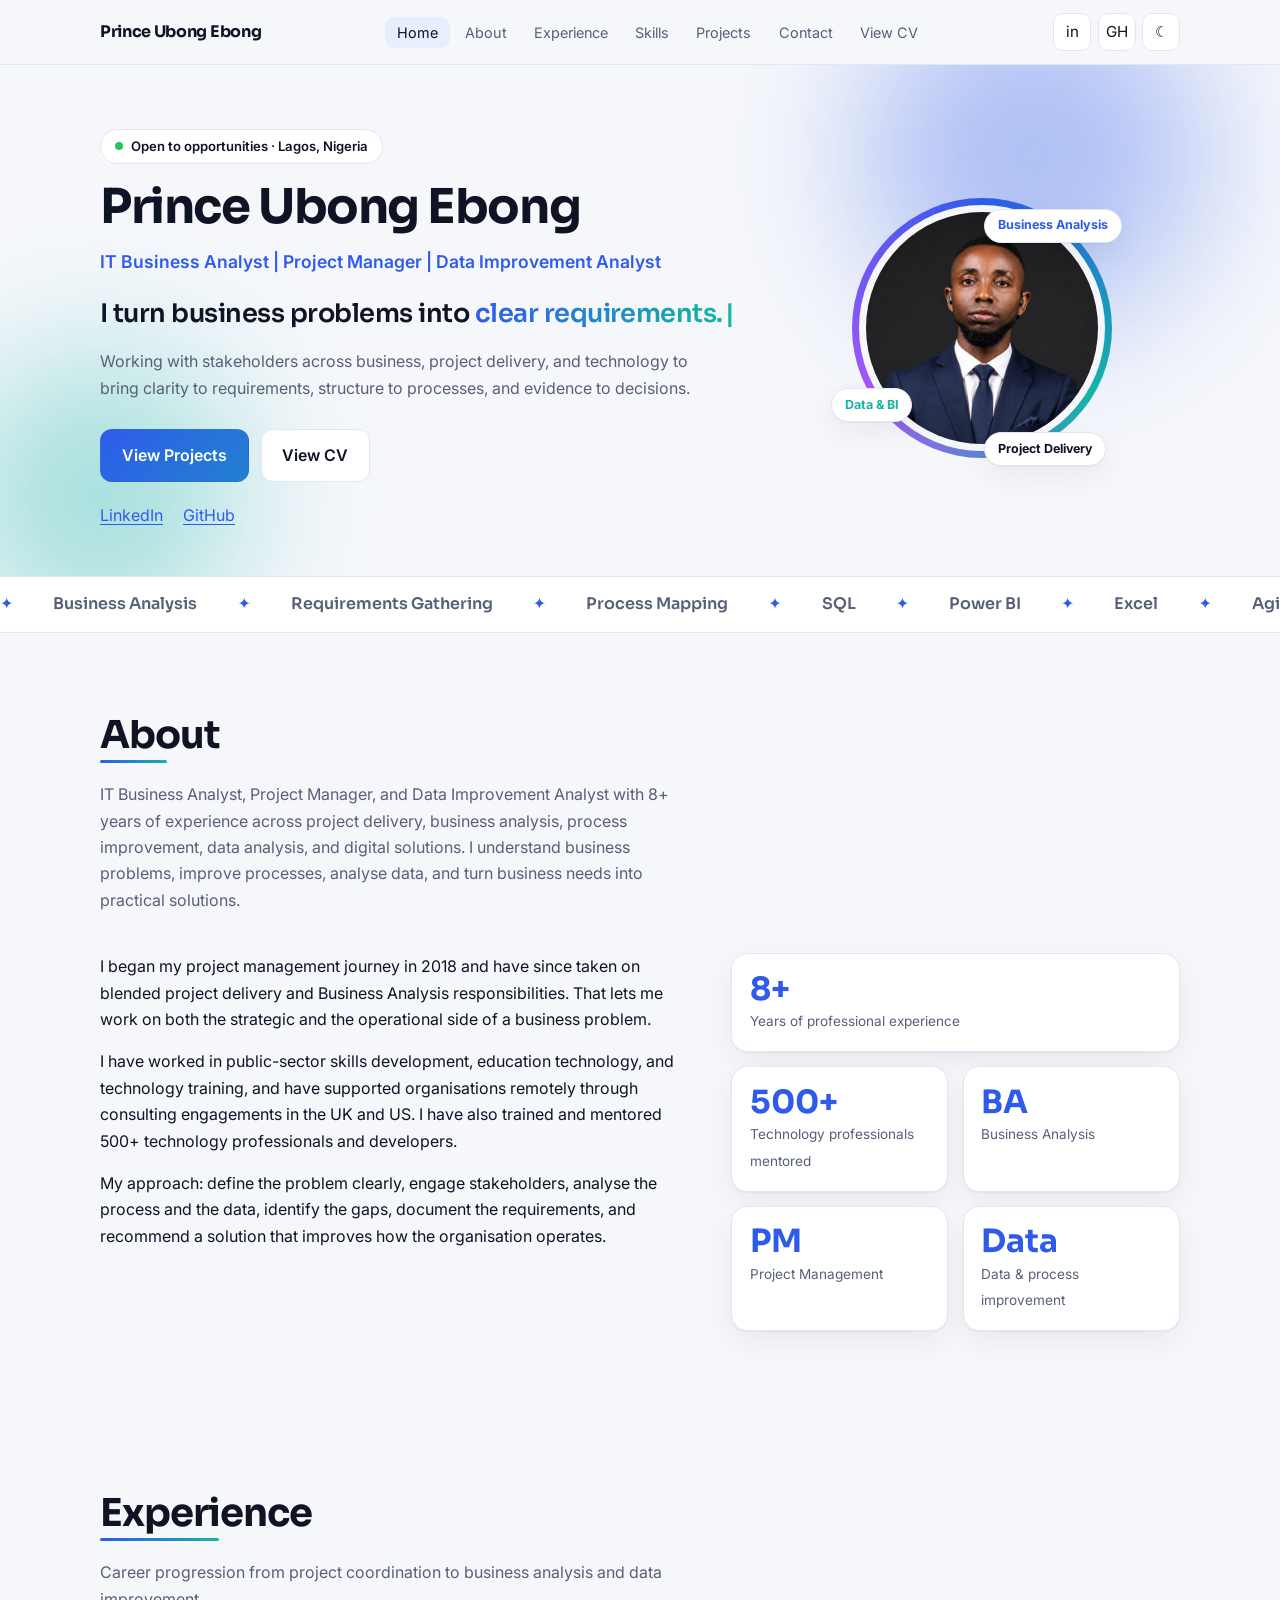
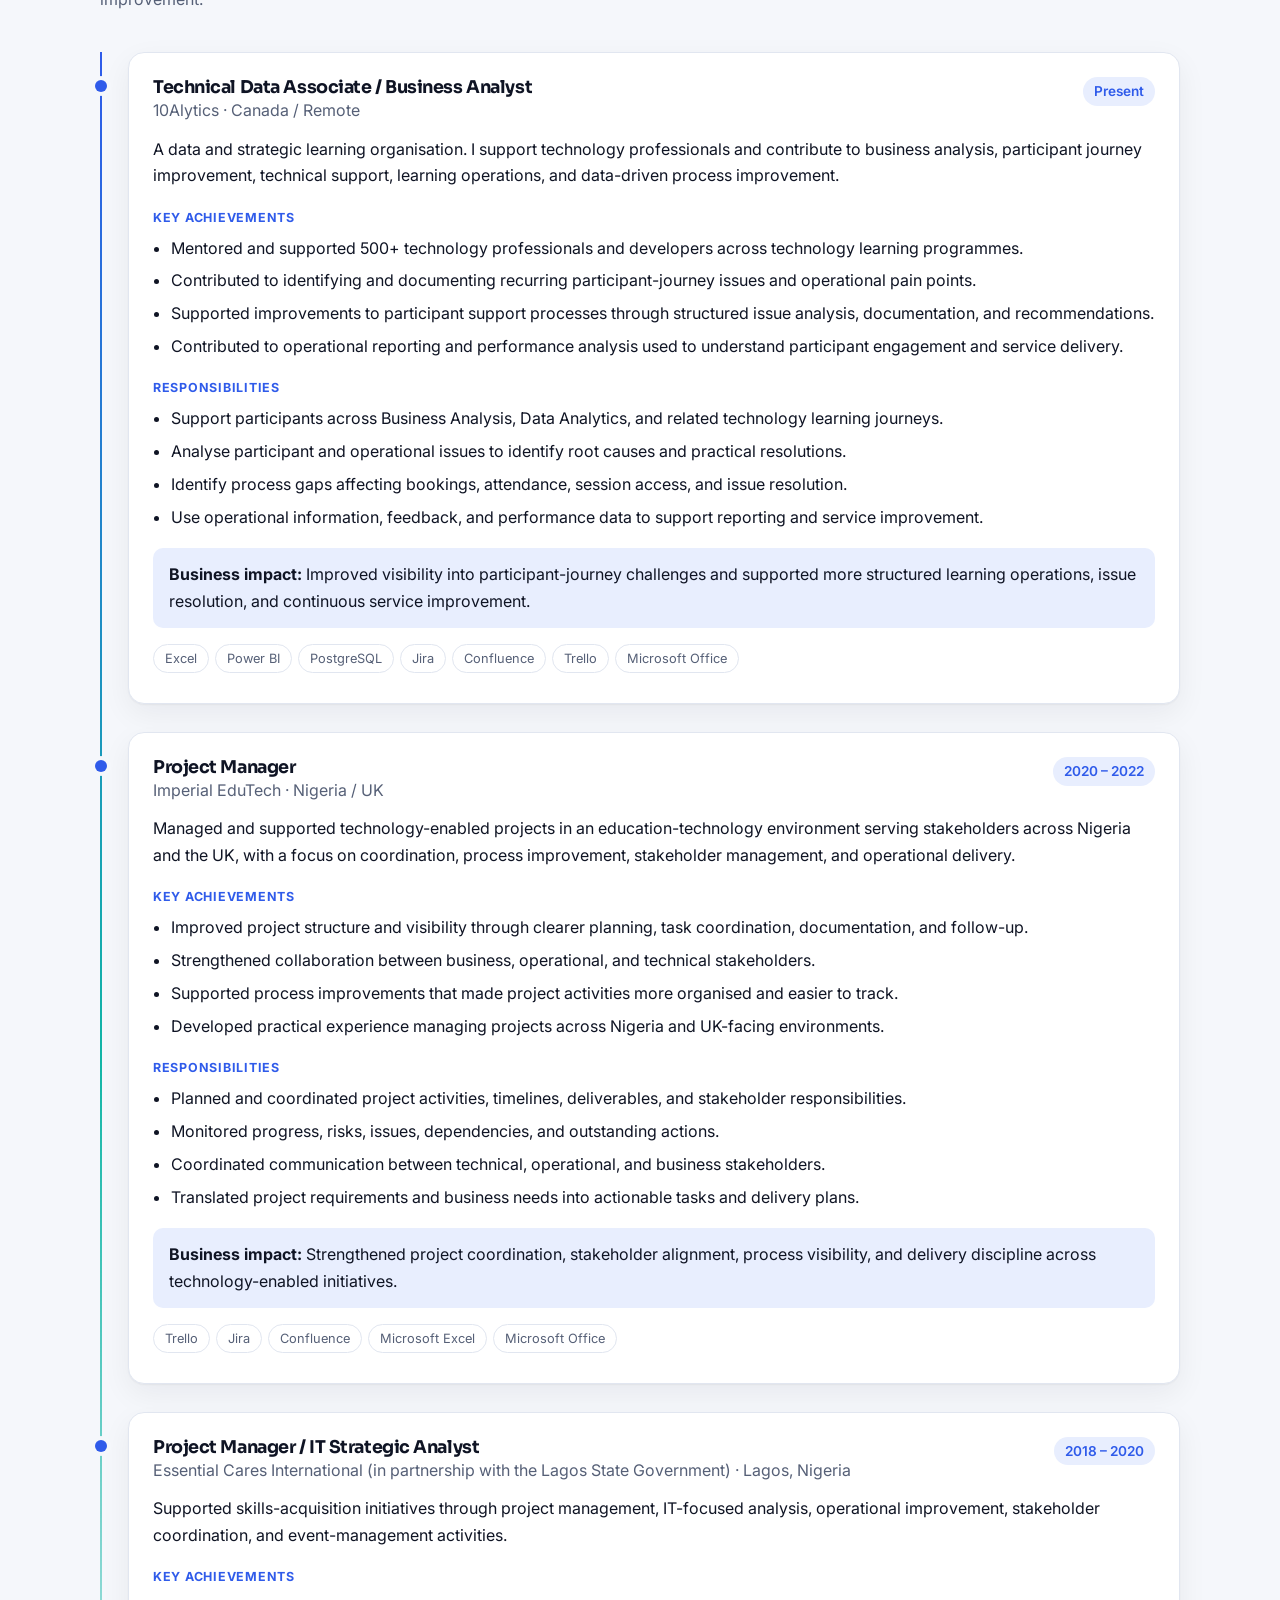
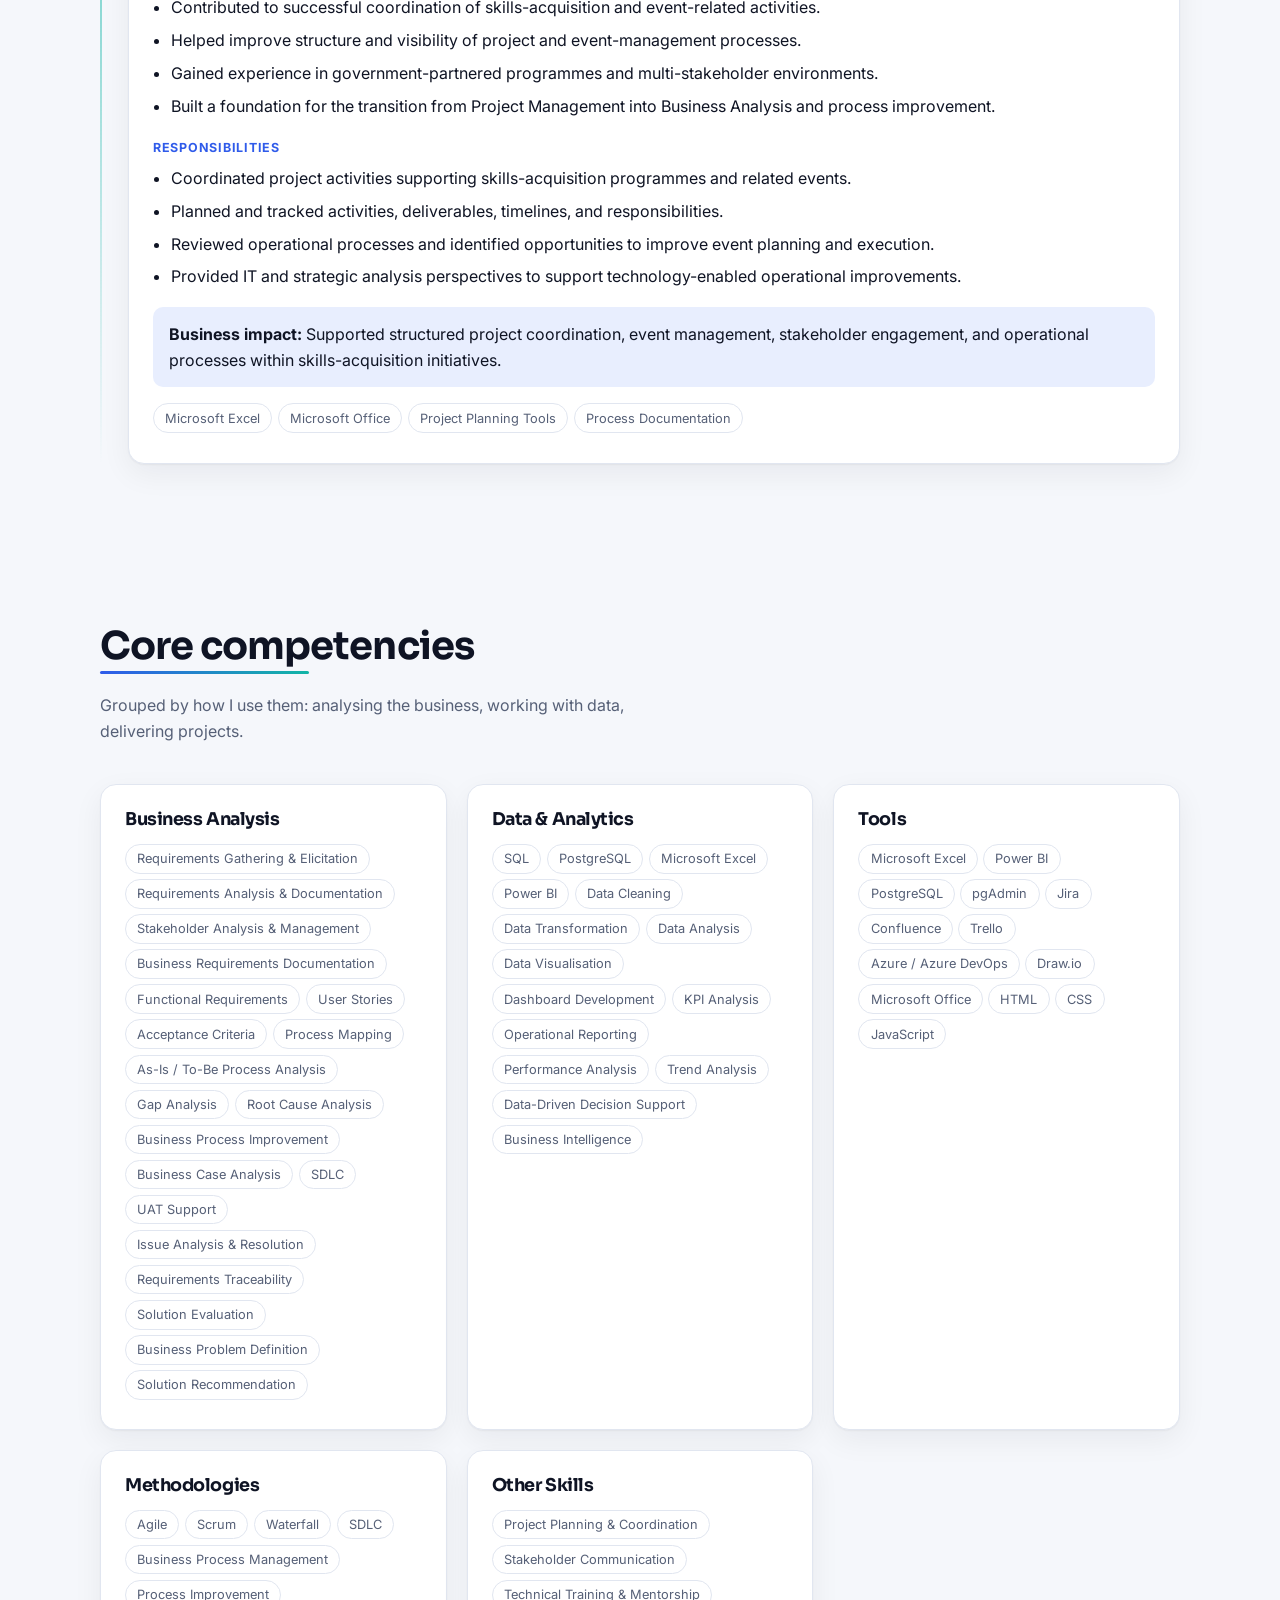
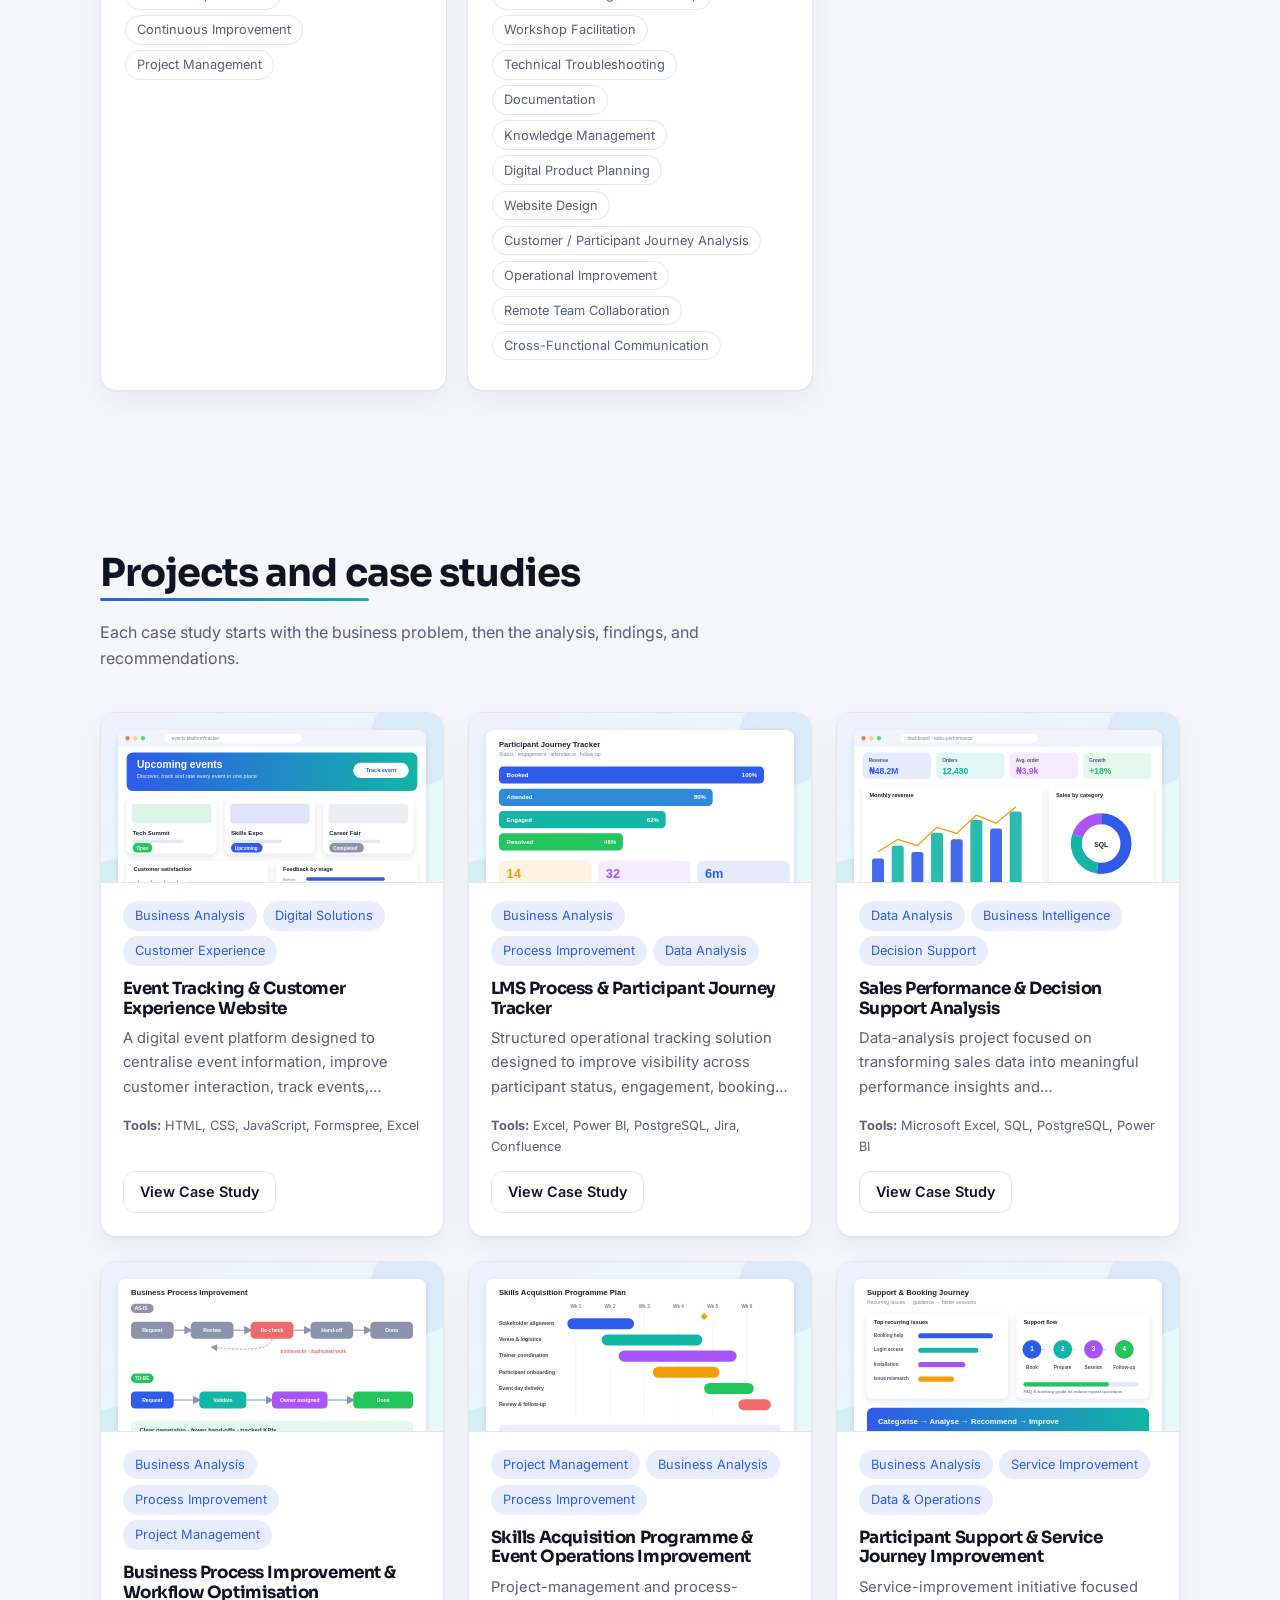
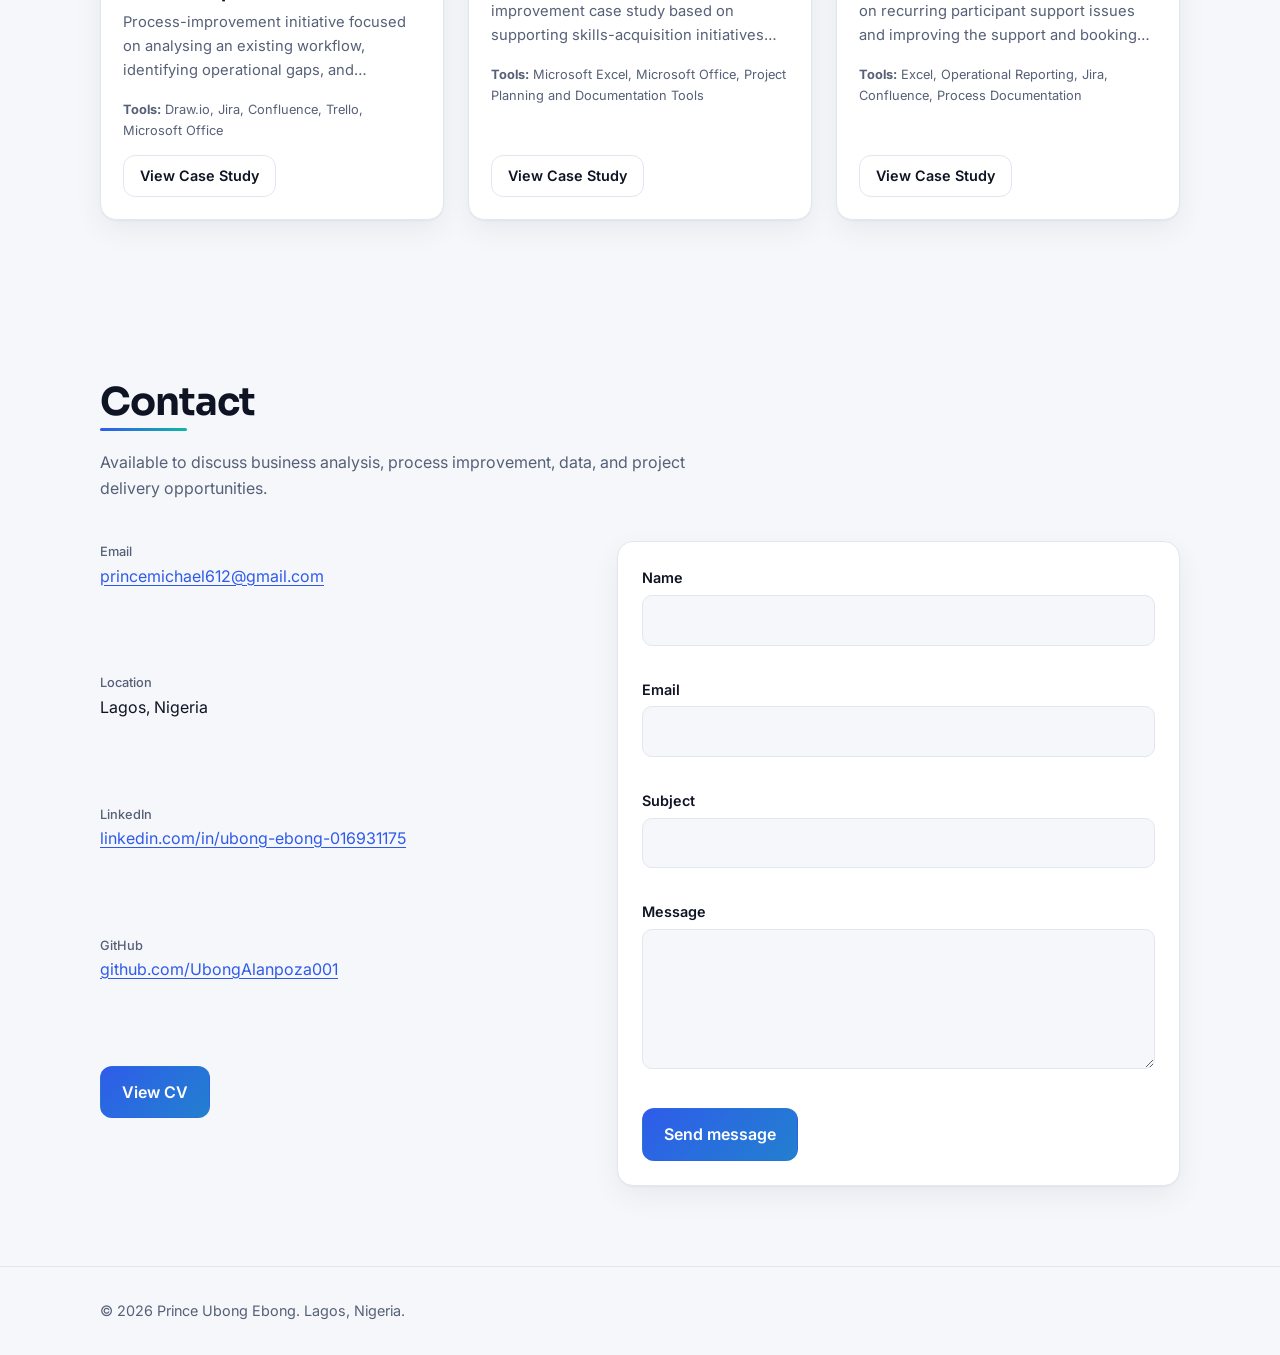
<file: index.html>
<!DOCTYPE html>
<html lang="en">
<head>
<meta charset="utf-8">
<meta name="viewport" content="width=device-width, initial-scale=1">
<!-- SEO: edit the title, description and social tags below -->
<title>Prince Ubong Ebong | IT Business Analyst | Project Manager | Data Improvement Analyst</title>
<meta name="description" content="Professional portfolio of Prince Ubong Ebong, an IT Business Analyst, Project Manager, and Data Improvement Analyst specialising in business analysis, process improvement, data-driven decision making, and digital solutions.">
<meta name="author" content="Prince Ubong Ebong">
<meta name="theme-color" content="#2f5bea">
<meta property="og:type" content="website">
<meta property="og:title" content="Prince Ubong Ebong | IT Business Analyst | Project Manager | Data Improvement Analyst">
<meta property="og:description" content="Business analysis, process improvement, data-driven decision making, and digital solutions.">
<meta property="og:image" content="https://ubbit001.github.io/theanalyst/assets/images/avatar.jpg">
<meta name="twitter:card" content="summary">
<meta name="twitter:title" content="Prince Ubong Ebong | IT Business Analyst">
<meta name="twitter:description" content="Business analysis, process improvement, data-driven decision making, and digital solutions.">
<link rel="icon" type="image/svg+xml" href="assets/images/favicon.svg">
<link rel="preconnect" href="https://fonts.googleapis.com">
<link rel="preconnect" href="https://fonts.gstatic.com" crossorigin>
<link rel="stylesheet" href="https://fonts.googleapis.com/css2?family=Inter:wght@400;500;600;700&family=Sora:wght@600;700;800&display=swap">
<link rel="stylesheet" href="assets/css/style.css">
<script>try{var t=localStorage.getItem("theme");if(t)document.documentElement.dataset.theme=t}catch(e){}</script>
</head>
<body>
<div id="progress"></div><div id="glow"></div>
<a class="skip" href="#main">Skip to content</a>
<header class="site">
  <div class="wrap nav">
    <a class="logo" href="#home" data-bind="name">Prince Ubong Ebong</a>
    <ul id="menu">
      <li><a class="link" href="#home">Home</a></li>
      <li><a class="link" href="#about">About</a></li>
      <li><a class="link" href="#experience">Experience</a></li>
      <li><a class="link" href="#skills">Skills</a></li>
      <li><a class="link" href="#projects">Projects</a></li>
      <li><a class="link" href="#contact">Contact</a></li>
      <li><a class="link" data-bind="resume" href="#" target="_blank" rel="noopener"><span data-resume-text>Resume</span></a></li>
    </ul>
    <div class="tools">
      <a class="icon-btn" data-bind="linkedin" href="#" target="_blank" rel="noopener" aria-label="LinkedIn (opens in a new tab)">in</a>
      <a class="icon-btn" data-bind="github" href="#" target="_blank" rel="noopener" aria-label="GitHub (opens in a new tab)">GH</a>
      <button class="icon-btn" id="themeBtn" type="button" aria-label="Switch theme">☾</button>
      <button class="icon-btn menu-btn" id="menuBtn" type="button" aria-label="Menu" aria-expanded="false" aria-controls="menu">☰</button>
    </div>
  </div>
</header>

<main id="main">
<section class="hero" id="home">
  <span class="blob b1"></span><span class="blob b2"></span>
  <div class="wrap hero-grid">
    <div>
      <div class="status-pill"><i></i>Open to opportunities · Lagos, Nigeria</div>
      <h1 id="hero-name" data-bind="name">Prince Ubong Ebong</h1>
      <p class="role" data-bind="title">IT Business Analyst | Project Manager | Data Improvement Analyst</p>
      <p class="typed-line">I turn business problems into <span class="typed" id="typedWord"></span><span class="cursor">|</span></p>
      <p class="desc">Working with stakeholders across business, project delivery, and technology to bring clarity to requirements, structure to processes, and evidence to decisions.</p>
      <div class="btns">
        <a class="btn primary" href="#projects">View Projects</a>
        <a class="btn" data-bind="resume" href="#" target="_blank" rel="noopener"><span data-resume-text>View CV</span></a>
      </div>
      <div class="social"><a data-bind="linkedin" href="#" target="_blank" rel="noopener">LinkedIn</a><a data-bind="github" href="#" target="_blank" rel="noopener">GitHub</a></div>
    </div>
    <div class="avatar-wrap" id="avatar">
      <div class="avatar-ring"></div>
      <img id="profile-img" class="photo" src="assets/images/avatar.jpg" alt="Portrait of Prince Ubong Ebong in a navy suit" width="560" height="560">
      <span class="tag-float t1">Business Analysis</span><span class="tag-float t2">Data &amp; BI</span><span class="tag-float t3">Project Delivery</span>
    </div>
  </div>
</section>
<div class="marquee" aria-hidden="true"><div class="track" id="track"></div></div>

<section id="about"><div class="wrap">
  <h2>About</h2>
  <p class="lede" data-bind="shortBio"></p>
  <div class="about-grid"><div id="about-text"></div><div class="stats" id="stats"></div></div>
</div></section>

<section id="experience"><div class="wrap">
  <h2>Experience</h2>
  <p class="lede">Career progression from project coordination to business analysis and data improvement.</p>
  <div class="timeline" id="timeline"></div>
</div></section>

<section id="skills"><div class="wrap">
  <h2>Core competencies</h2>
  <p class="lede">Grouped by how I use them: analysing the business, working with data, delivering projects.</p>
  <div class="skill-groups" id="skill-groups"></div>
</div></section>

<section id="projects"><div class="wrap">
  <h2>Projects and case studies</h2>
  <p class="lede">Each case study starts with the business problem, then the analysis, findings, and recommendations.</p>
  <div class="grid" id="project-grid"></div>
</div></section>

<section id="contact"><div class="wrap">
  <h2>Contact</h2>
  <p class="lede">Available to discuss business analysis, process improvement, data, and project delivery opportunities.</p>
  <div class="contact-grid">
    <ul class="contact-list">
      <li><b>Email</b><span id="email-line"></span></li>
      <li id="phone-item"><b>Phone</b><span id="phone-line"></span></li>
      <li><b>Location</b><span data-bind="location"></span></li>
      <li><b>LinkedIn</b><a data-bind="linkedin" href="#" target="_blank" rel="noopener">linkedin.com/in/ubong-ebong-016931175</a></li>
      <li><b>GitHub</b><a data-bind="github" href="#" target="_blank" rel="noopener">github.com/UbongAlanpoza001</a></li>
      <li><a class="btn primary" data-bind="resume" href="#" target="_blank" rel="noopener"><span data-resume-text>View CV</span></a></li>
    </ul>
    <form id="contact-form" class="card" method="POST" action="https://formspree.io/f/xnpjjnyg" novalidate>
      <div class="field"><label for="name">Name</label><input id="name" name="name" type="text" autocomplete="name" required aria-describedby="err-name"><span class="err" id="err-name"></span></div>
      <div class="field"><label for="email">Email</label><input id="email" name="email" type="email" autocomplete="email" required aria-describedby="err-email"><span class="err" id="err-email"></span></div>
      <div class="field"><label for="subject">Subject</label><input id="subject" name="subject" type="text" required aria-describedby="err-subject"><span class="err" id="err-subject"></span></div>
      <div class="field"><label for="message">Message</label><textarea id="message" name="message" required aria-describedby="err-message"></textarea><span class="err" id="err-message"></span></div>
      <input class="hp" type="text" name="_gotcha" tabindex="-1" autocomplete="off" aria-hidden="true">
      <button class="btn primary" id="send-btn" type="submit">Send message</button>
      <div id="form-status" class="status" role="status" aria-live="polite"></div>
    </form>
  </div>
</div></section>
</main>

<footer><div class="wrap">© <span id="year"></span> <span data-bind="name">Prince Ubong Ebong</span>. Lagos, Nigeria.</div></footer>

<script src="assets/js/data.js"></script>
<script src="assets/js/script.js"></script>
<noscript><div class="wrap" style="padding:1rem">JavaScript is needed to display the portfolio content. LinkedIn: <a href="https://www.linkedin.com/in/ubong-ebong-016931175">Prince Ubong Ebong</a></div></noscript>
</body>
</html>
</file>
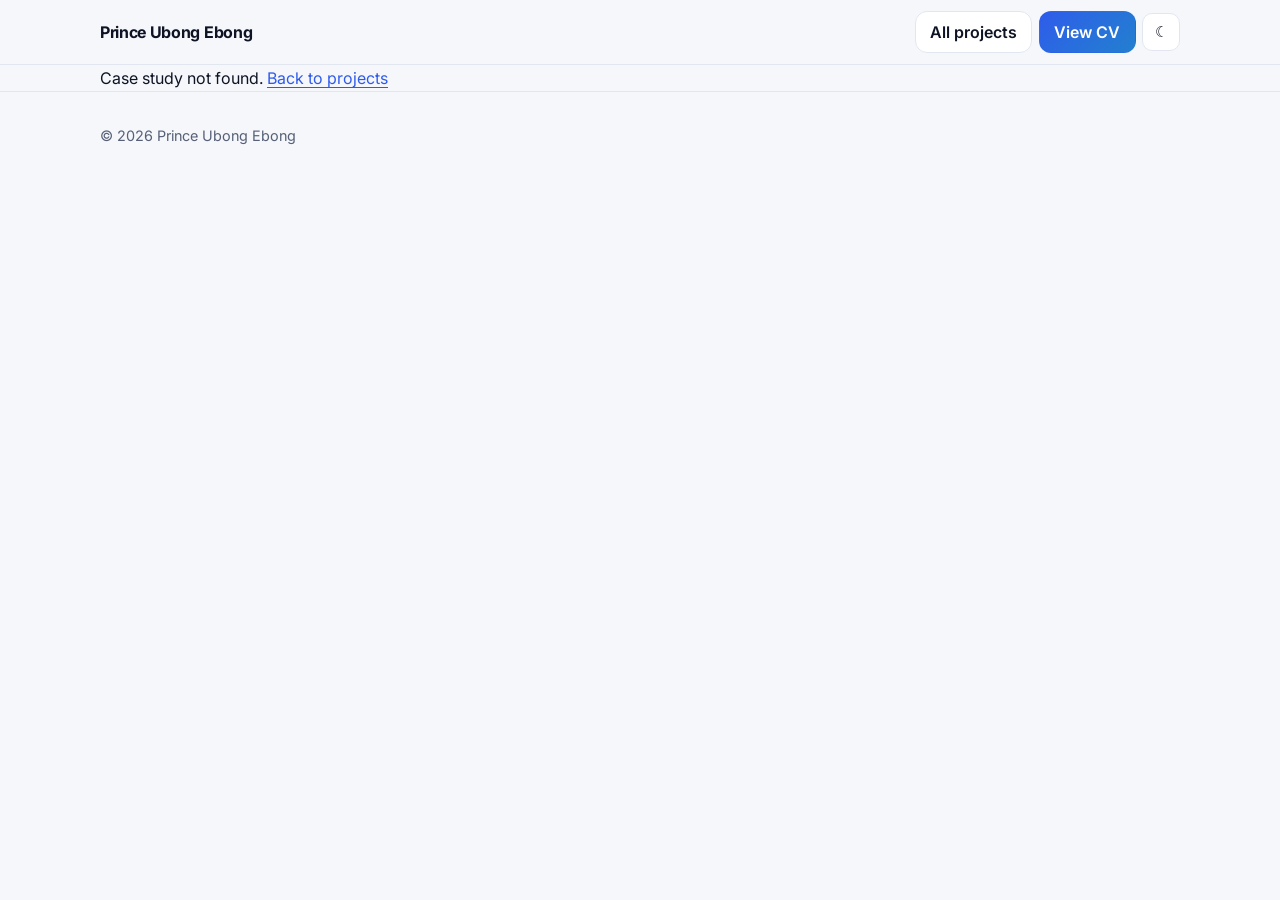
<file: projects/case-study.html>
<!DOCTYPE html>
<html lang="en">
<head>
<meta charset="utf-8">
<meta name="viewport" content="width=device-width, initial-scale=1">
<title>Case study | Prince Ubong Ebong</title>
<meta name="description" content="Business analysis case study by Prince Ubong Ebong.">
<meta name="theme-color" content="#2f5bea">
<link rel="icon" type="image/svg+xml" href="../assets/images/favicon.svg">
<link rel="stylesheet" href="https://fonts.googleapis.com/css2?family=Inter:wght@400;500;600;700&display=swap">
<link rel="stylesheet" href="../assets/css/style.css">
<script>try{var t=localStorage.getItem("theme");if(t)document.documentElement.dataset.theme=t}catch(e){}</script>
</head>
<body data-base="../">
<a class="skip" href="#case-study">Skip to content</a>
<header class="site"><div class="wrap nav">
  <a class="logo" href="../index.html">Prince Ubong Ebong</a>
  <div class="tools">
    <a class="btn" href="../index.html#projects" style="padding:.4rem .9rem">All projects</a>
    <a class="btn primary" data-bind="resume" href="#" target="_blank" rel="noopener" style="padding:.4rem .9rem"><span data-resume-text>View CV</span></a>
    <button class="icon-btn" id="themeBtn" type="button" aria-label="Switch theme">☾</button>
  </div>
</div></header>
<main class="wrap" id="case-study" tabindex="-1"></main>
<footer><div class="wrap">© <span id="year"></span> Prince Ubong Ebong</div></footer>
<script src="../assets/js/data.js"></script>
<script src="../assets/js/script.js"></script>
</body>
</html>
</file>
<file: assets/css/style.css>
/* COLOURS: edit the variables. FONTS: edit --font / --display (and the Google Fonts link in index.html). */
:root{
  --bg:#f5f7fb;--surface:#fff;--text:#0f1424;--muted:#566077;--line:#e1e6f0;
  --accent:#2f5bea;--accent2:#12b5a6;--accent-soft:#e8eefe;--accent-text:#fff;
  --shadow:0 1px 2px rgba(15,20,36,.05),0 10px 30px rgba(15,20,36,.06);
  --font:"Inter",system-ui,-apple-system,"Segoe UI",Roboto,Arial,sans-serif;
  --display:"Sora","Inter",system-ui,sans-serif;--max:1120px;--r:16px;
}
:root[data-theme="dark"]{
  --bg:#0a0d14;--surface:#12161f;--text:#eef0f6;--muted:#9aa3b8;--line:#232a38;
  --accent:#7b9bff;--accent2:#3ddbc9;--accent-soft:#18213d;--accent-text:#0a0d14;
  --shadow:0 1px 2px rgba(0,0,0,.3),0 10px 30px rgba(0,0,0,.3);
}
*{box-sizing:border-box;margin:0}
html{scroll-behavior:smooth;scroll-padding-top:76px}
body{font-family:var(--font);background:var(--bg);color:var(--text);line-height:1.65;overflow-x:hidden;-webkit-font-smoothing:antialiased}
img{max-width:100%;display:block}
a{color:var(--accent);text-underline-offset:3px}
ul{padding-left:1.1rem}li{margin-bottom:.4rem}
:focus-visible{outline:2px solid var(--accent);outline-offset:3px;border-radius:4px}
.skip{position:absolute;left:-999px;top:8px;background:var(--accent);color:var(--accent-text);padding:.5rem 1rem;border-radius:6px;z-index:100}
.skip:focus{left:8px}
.wrap{max-width:var(--max);margin:0 auto;padding:0 1.25rem}
section{padding:5rem 0;position:relative}
h1,h2,h3{font-family:var(--display);line-height:1.15;letter-spacing:-.025em}
h2{font-size:clamp(1.7rem,3.6vw,2.4rem);margin-bottom:.6rem;display:inline-block;position:relative}
h2::after{content:"";position:absolute;left:0;bottom:-6px;height:3px;width:0;border-radius:3px;background:linear-gradient(90deg,var(--accent),var(--accent2));transition:width .9s cubic-bezier(.2,.8,.2,1) .2s}
.js .in-view h2::after,h2.in::after{width:56%}
h3{font-size:1.1rem}
.lede{color:var(--muted);max-width:60ch;margin:.9rem 0 2.5rem}
.muted{color:var(--muted)}
/* progress + glow + blobs */
#progress{position:fixed;top:0;left:0;height:3px;width:0;background:linear-gradient(90deg,var(--accent),var(--accent2));z-index:200}
#glow{position:fixed;width:520px;height:520px;border-radius:50%;pointer-events:none;z-index:0;left:0;top:0;background:radial-gradient(circle,color-mix(in srgb,var(--accent) 16%,transparent),transparent 65%);transform:translate(-50%,-50%);opacity:0;transition:opacity .4s}
header.site,main,footer{position:relative;z-index:1}
/* Header */
header.site{position:sticky;top:0;z-index:50;background:color-mix(in srgb,var(--bg) 85%,transparent);backdrop-filter:blur(12px);border-bottom:1px solid var(--line)}
.nav{display:flex;align-items:center;justify-content:space-between;height:64px;gap:1rem}
.logo{font-family:var(--display);font-weight:700;text-decoration:none;color:var(--text);letter-spacing:-.02em}
.nav ul{list-style:none;display:flex;gap:.2rem;padding:0;align-items:center}
.nav li{margin:0}
.nav a.link{color:var(--muted);text-decoration:none;padding:.45rem .75rem;border-radius:9px;font-size:.9rem;transition:color .2s,background .2s}
.nav a.link:hover,.nav a.link.active{color:var(--text);background:var(--accent-soft)}
.tools{display:flex;gap:.4rem;align-items:center}
.icon-btn{width:38px;height:38px;border:1px solid var(--line);background:var(--surface);color:var(--text);border-radius:10px;cursor:pointer;display:grid;place-items:center;font-size:.95rem;text-decoration:none;transition:transform .2s,border-color .2s}
.icon-btn:hover{border-color:var(--accent);transform:translateY(-2px)}
.menu-btn{display:none}
@media(max-width:820px){
  .menu-btn{display:grid}
  .nav ul{position:absolute;top:64px;left:0;right:0;flex-direction:column;align-items:stretch;background:var(--bg);border-bottom:1px solid var(--line);padding:.75rem 1.25rem 1rem;display:none}
  .nav ul.open{display:flex}.nav a.link{display:block;padding:.7rem .5rem}
}
/* Buttons */
.btn{display:inline-flex;align-items:center;gap:.5rem;padding:.75rem 1.3rem;border-radius:12px;font:inherit;font-weight:600;text-decoration:none;border:1px solid var(--line);color:var(--text);background:var(--surface);cursor:pointer;transition:transform .2s,border-color .2s,box-shadow .2s}
.btn:hover{border-color:var(--accent);box-shadow:0 8px 22px -10px var(--accent)}
.btn.primary{background:linear-gradient(135deg,var(--accent),color-mix(in srgb,var(--accent) 60%,var(--accent2)));color:var(--accent-text);border-color:transparent}
.btn[disabled]{opacity:.65;cursor:progress}
.btns{display:flex;flex-wrap:wrap;gap:.75rem;margin:1.75rem 0 1.25rem}
/* Hero */
.hero{padding:4rem 0 3rem;overflow:hidden}
.blob{position:absolute;border-radius:50%;filter:blur(70px);opacity:.35;z-index:0;animation:drift 14s ease-in-out infinite alternate}
.b1{width:340px;height:340px;background:var(--accent);top:-80px;right:6%}
.b2{width:280px;height:280px;background:var(--accent2);bottom:-60px;left:-40px;animation-delay:-6s}
@keyframes drift{to{transform:translate(40px,30px) scale(1.15)}}
.hero-grid{display:grid;grid-template-columns:minmax(0,1.6fr) minmax(0,1fr);gap:3rem;align-items:center;position:relative;z-index:1}
.status-pill{display:inline-flex;align-items:center;gap:.55rem;font-size:.82rem;font-weight:600;padding:.35rem .85rem;border:1px solid var(--line);background:var(--surface);border-radius:999px;margin-bottom:1.1rem}
.status-pill i{width:8px;height:8px;border-radius:50%;background:#22c55e;box-shadow:0 0 0 0 #22c55e88;animation:pulse 1.8s infinite}
@keyframes pulse{70%{box-shadow:0 0 0 9px #22c55e00}100%{box-shadow:0 0 0 0 #22c55e00}}
.hero-grid>div:first-child{container-type:inline-size}
.hero h1{font-size:clamp(1.35rem,4vw,2.9rem);font-size:clamp(1.35rem,8cqw,3rem);font-weight:700;letter-spacing:-.03em;line-height:1.1;white-space:nowrap}
.hero h1 .w{display:inline-block}
.hero h1 .ch{display:inline-block;opacity:0;transform:translateY(.7em) rotate(6deg);animation:rise .6s cubic-bezier(.2,.8,.2,1) forwards}
@keyframes rise{to{opacity:1;transform:none}}
.role{font-size:1.1rem;color:var(--accent);font-weight:600;margin:.8rem 0 1rem}
.typed-line{font-family:var(--display);font-size:clamp(1.1rem,2.6vw,1.6rem);font-weight:600;letter-spacing:-.02em;min-height:2.2em}
.typed{background:linear-gradient(90deg,var(--accent),var(--accent2));-webkit-background-clip:text;background-clip:text;color:transparent}
.cursor{color:var(--accent2);animation:blink 1s step-end infinite;margin-left:2px}
@keyframes blink{50%{opacity:0}}
.hero p.desc{color:var(--muted);max-width:38rem}
.social{display:flex;gap:1.25rem;flex-wrap:wrap;align-items:center}
.themes{display:flex;flex-wrap:wrap;gap:.5rem;margin-top:1.75rem}
/* Avatar */
.avatar-wrap{position:relative;justify-self:center;width:min(260px,70vw);aspect-ratio:1}
.avatar-ring{position:absolute;inset:0;border-radius:50%;padding:7px;background:conic-gradient(from 0deg,var(--accent),var(--accent2),#a855f7,var(--accent));animation:spin 8s linear infinite}
@keyframes spin{to{transform:rotate(360deg)}}
.avatar-ring::after{content:"";position:absolute;inset:7px;border-radius:50%;background:var(--bg)}
.photo{position:absolute;inset:14px;width:calc(100% - 28px);height:calc(100% - 28px);border-radius:50%;object-fit:cover;object-position:50% 12%;z-index:1;animation:float 5s ease-in-out infinite}
@keyframes float{50%{transform:translateY(-6px)}}
.tag-float{position:absolute;z-index:2;background:var(--surface);border:1px solid var(--line);box-shadow:var(--shadow);border-radius:999px;font-size:.78rem;font-weight:700;padding:.35rem .8rem;animation:float 4s ease-in-out infinite}
.t1{top:4%;right:-4%;color:var(--accent)}.t2{bottom:14%;left:-8%;color:var(--accent2);animation-delay:-1.5s}.t3{bottom:-3%;right:2%;animation-delay:-3s}
@media(max-width:820px){.hero-grid{grid-template-columns:1fr;text-align:left}.avatar-wrap{order:-1;width:200px;justify-self:start;margin-bottom:.5rem}.t1{right:-4%}.t2{left:0;bottom:-6%}}
/* Marquee */
.marquee{overflow:hidden;border-block:1px solid var(--line);background:var(--surface);padding:.9rem 0;position:relative;z-index:1}
.track{display:flex;gap:2.5rem;width:max-content;animation:scroll 32s linear infinite}
.marquee:hover .track{animation-play-state:paused}
.track span{font-family:var(--display);font-weight:600;color:var(--muted);white-space:nowrap}
.track span::before{content:"✦";color:var(--accent);margin-right:2.5rem}
@keyframes scroll{to{transform:translateX(-50%)}}
/* Cards, chips */
.chip{display:inline-block;font-size:.8rem;padding:.2rem .7rem;border-radius:999px;border:1px solid var(--line);background:var(--surface);color:var(--muted);margin:0 .35rem .35rem 0;transition:transform .2s,border-color .2s,color .2s}
.chip:hover{transform:translateY(-2px);border-color:var(--accent);color:var(--accent)}
.chip.accent{background:var(--accent-soft);border-color:transparent;color:var(--accent)}
.card{background:var(--surface);border:1px solid var(--line);border-radius:var(--r);padding:1.5rem;box-shadow:var(--shadow)}
/* About */
.about-grid{display:grid;grid-template-columns:1.3fr 1fr;gap:3rem}
.about-grid p+p{margin-top:1rem}
.stats{display:grid;grid-template-columns:1fr 1fr;gap:.9rem}
.stat{padding:1.1rem;transition:transform .25s,border-color .25s}
.stat:hover{transform:translateY(-4px);border-color:var(--accent)}
.stat b{display:block;font-family:var(--display);font-size:2rem;color:var(--accent);line-height:1.1}
.stat span{font-size:.85rem;color:var(--muted)}
.stat:first-child{grid-column:span 2}
@media(max-width:820px){.about-grid{grid-template-columns:1fr;gap:2rem}}
/* Timeline */
.timeline{position:relative;padding-left:1.75rem;display:grid;gap:1.75rem}
.timeline::before{content:"";position:absolute;left:0;top:0;bottom:0;width:2px;background:linear-gradient(var(--accent),var(--accent2),transparent)}
.job{position:relative;transition:transform .25s,border-color .25s}
.job:hover{border-color:var(--accent);transform:translateX(4px)}
.job::before{content:"";position:absolute;left:calc(-1.75rem - 6px);top:1.7rem;width:12px;height:12px;border-radius:50%;background:var(--accent);box-shadow:0 0 0 4px var(--bg)}
.job-head{display:flex;justify-content:space-between;flex-wrap:wrap;gap:.5rem 1rem;margin-bottom:.75rem}
.period{font-size:.85rem;color:var(--accent);font-weight:600;background:var(--accent-soft);padding:.2rem .7rem;border-radius:999px;align-self:flex-start}
.job h4{font-size:.78rem;text-transform:uppercase;letter-spacing:.06em;margin:1.2rem 0 .4rem;color:var(--accent)}
.impact{background:var(--accent-soft);border-radius:10px;padding:.85rem 1rem;margin-top:1.1rem}
/* Skills */
.skill-groups{display:grid;grid-template-columns:repeat(auto-fit,minmax(300px,1fr));gap:1.25rem}
.skill-groups h3{margin-bottom:.9rem}
/* Projects: moderate, uniform thumbnails */
.grid{display:grid;grid-template-columns:repeat(auto-fill,minmax(320px,1fr));gap:1.5rem}
.proj{display:flex;flex-direction:column;padding:0;overflow:hidden;transition:transform .2s ease,border-color .25s,box-shadow .25s;transform-style:preserve-3d}
.proj:hover{border-color:var(--accent);box-shadow:0 18px 40px -18px var(--accent)}
.thumb{height:170px;overflow:hidden;background:var(--accent-soft);border-bottom:1px solid var(--line)}
.thumb img{width:100%;height:100%;object-fit:cover;object-position:top;transition:transform .6s cubic-bezier(.2,.8,.2,1)}
.proj:hover .thumb img{transform:scale(1.06)}
.proj-body{padding:1.15rem 1.35rem 1.4rem;display:flex;flex-direction:column;flex:1}
.proj h3{margin:.5rem 0;font-size:1.05rem}
.proj p{color:var(--muted);font-size:.92rem;margin-bottom:1rem;display:-webkit-box;-webkit-line-clamp:3;-webkit-box-orient:vertical;overflow:hidden}
.proj .meta{font-size:.8rem;color:var(--muted);margin-bottom:.9rem}
.proj .btn{margin-top:auto;align-self:flex-start;padding:.5rem 1rem;font-size:.9rem}
/* Contact */
.contact-grid{display:grid;grid-template-columns:1fr 1.2fr;gap:3rem}
.contact-list{list-style:none;padding:0;display:grid;gap:1rem}
.contact-list b{display:block;font-size:.8rem;color:var(--muted);font-weight:500}
.placeholder{color:var(--muted);font-style:italic}
form label{display:block;font-weight:600;font-size:.9rem;margin-bottom:.3rem}
form .field{margin-bottom:1.1rem}
input,textarea{width:100%;font:inherit;color:var(--text);background:var(--bg);border:1px solid var(--line);border-radius:10px;padding:.7rem .85rem;transition:border-color .2s,box-shadow .2s}
input:focus,textarea:focus{outline:0;border-color:var(--accent);box-shadow:0 0 0 4px var(--accent-soft)}
textarea{min-height:140px;resize:vertical}
input[aria-invalid="true"],textarea[aria-invalid="true"]{border-color:#c0392b}
.err{color:#c0392b;font-size:.82rem;min-height:1.1em;display:block}
:root[data-theme="dark"] .err{color:#ff8d7e}
.status{margin-top:1rem;padding:.8rem 1rem;border-radius:10px;display:none}
.status.ok{display:block;background:#e6f5ec;color:#14532d}.status.bad{display:block;background:#fdeceb;color:#7a1f16}
:root[data-theme="dark"] .status.ok{background:#12301f;color:#9be3b6}
:root[data-theme="dark"] .status.bad{background:#35171a;color:#ffb3aa}
.hp{position:absolute;left:-9999px}
@media(max-width:820px){.contact-grid{grid-template-columns:1fr;gap:2rem}}
footer{border-top:1px solid var(--line);padding:2rem 0;color:var(--muted);font-size:.9rem}
/* Case study */
.cs-hero{padding:3rem 0 1rem}
.cs-hero h1{font-size:clamp(1.9rem,5vw,2.8rem);margin:.75rem 0}
.cs-img{border-radius:var(--r);border:1px solid var(--line);margin:1.5rem 0;width:100%;max-width:760px;height:260px;object-fit:cover;object-position:top}
.flow{display:flex;flex-wrap:wrap;gap:.4rem;list-style:none;padding:0;margin:1.5rem 0 2.5rem}
.flow li{margin:0}
.flow a{display:block;font-size:.82rem;text-decoration:none;color:var(--text);border:1px solid var(--line);background:var(--surface);padding:.35rem .8rem;border-radius:999px;transition:all .2s}
.flow a:hover{border-color:var(--accent);color:var(--accent);transform:translateY(-2px)}
.step{padding:1.5rem 0;border-top:1px solid var(--line);display:grid;grid-template-columns:150px 1fr;gap:1.5rem}
.step h2{font-size:1.1rem;color:var(--accent);margin:0}.step h2::after{display:none}
.facts{display:grid;grid-template-columns:repeat(auto-fit,minmax(220px,1fr));gap:1rem}
.facts div{background:var(--surface);border:1px solid var(--line);border-radius:12px;padding:.9rem 1rem}
.facts b{display:block;font-size:.8rem;color:var(--muted);font-weight:500}
.cards3{display:grid;grid-template-columns:repeat(auto-fit,minmax(240px,1fr));gap:1rem;list-style:none;padding:0}
.cards3 li{background:var(--surface);border:1px solid var(--line);border-radius:12px;padding:1rem;margin:0}
.cs-nav{display:flex;justify-content:space-between;gap:1rem;flex-wrap:wrap;padding:2rem 0}
@media(max-width:700px){.step{grid-template-columns:1fr;gap:.5rem}}
/* Reveal */
.js .reveal{opacity:0;transform:translateY(24px) scale(.98);transition:opacity .7s ease,transform .7s cubic-bezier(.2,.8,.2,1);transition-delay:var(--d,0s)}
.js .reveal.in{opacity:1;transform:none}
@media(prefers-reduced-motion:reduce){
  html{scroll-behavior:auto}
  *{transition:none!important;animation:none!important}
  .js .reveal,.hero h1 .ch{opacity:1;transform:none}
}
</file>
